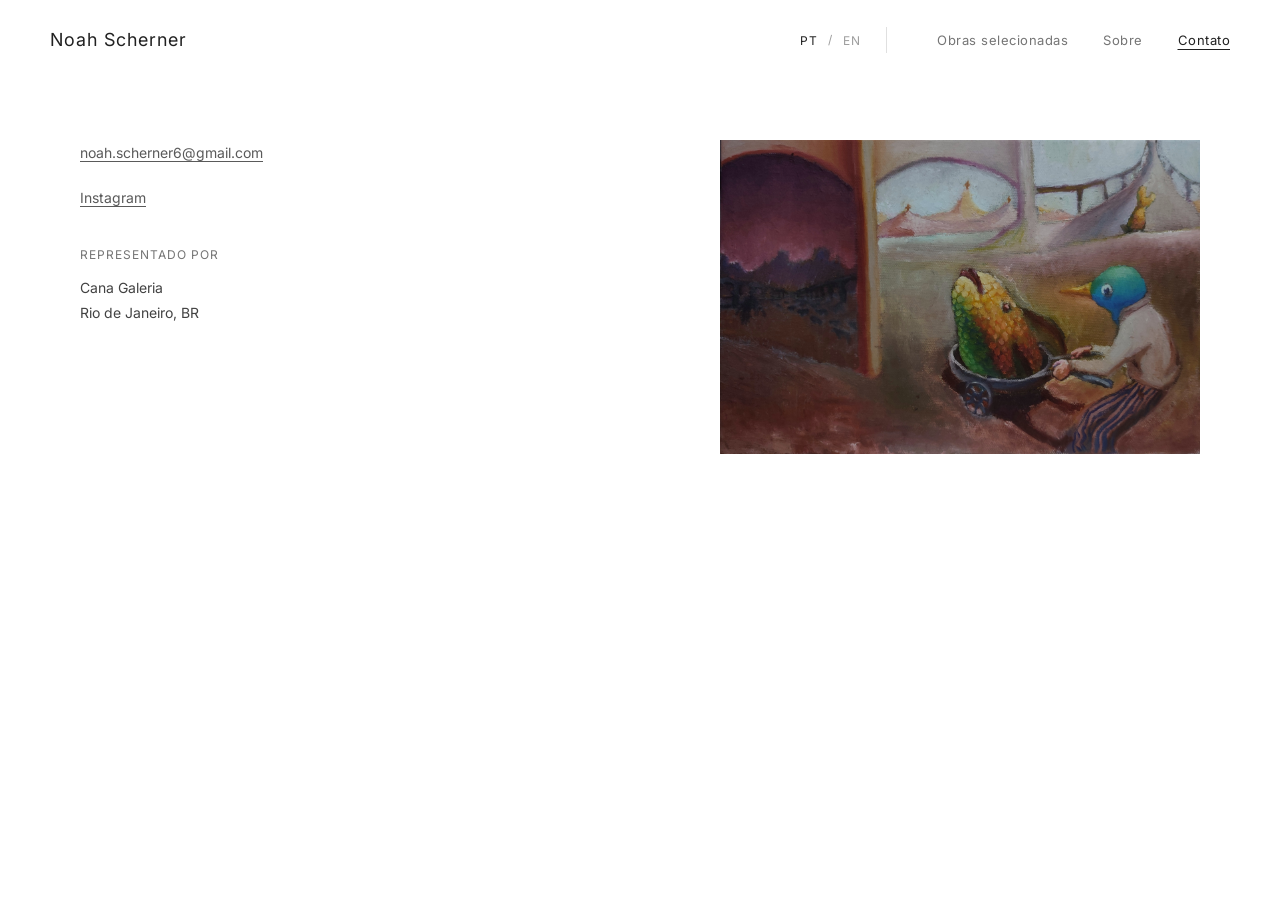
<file: contato.html>
<!DOCTYPE html>
<html lang="pt-BR">
<head>
    <meta charset="UTF-8">
    <meta name="viewport" content="width=device-width, initial-scale=1.0">
    <title>Contact | Noah Scherner</title>
    <link rel="stylesheet" href="https://fonts.googleapis.com/css2?family=Inter:wght@300;400&display=swap">
    <link rel="stylesheet" href="styles.css">
        <link rel="icon" type="image/png" href="assets/icon.png">
</head>
<body>

<header>
    <div class="logo">
        <a href="index.html">Noah Scherner</a>
    </div>
    <nav>
        <ul>
            <li class="lang-toggle-header">
                <button class="active" data-lang="pt-br">PT</button>
                <span class="lang-separator">/</span>
                <button data-lang="en">EN</button>
            </li>
            <li><a href="obras.html"><span lang="pt-br">Obras selecionadas</span><span lang="en">Selected works</span></a></li>
            <li><a href="cv.html"><span lang="pt-br">Sobre</span><span lang="en">About</span></a></li>
            <li><a href="contato.html" class="active"><span lang="pt-br">Contato</span><span lang="en">Contact</span></a></li>
        </ul>
    </nav>
</header>

<main>
    <div class="contact-container">
        <div class="contact-info-section">
            <p><a href="mailto:noah.scherner6@gmail.com">noah.scherner6@gmail.com</a></p>

            <p><a href="https://instagram.com/noah_scherner" target="_blank" rel="noopener">Instagram</a></p>

            <h4><span lang="pt-br">Representado por</span><span lang="en">Represented by</span></h4>
            <p>
                Cana Galeria<br>
                Rio de Janeiro, BR
            </p>
        </div>

        <div class="contact-image">
            <img src="assets/obras/agape.jpg" alt="Noah Scherner">
        </div>
    </div>
</main>

<script>
// Global language toggle functionality with localStorage persistence
(function() {
    const savedLang = localStorage.getItem('preferredLang') || 'pt-br';
    document.body.dataset.lang = savedLang;

    // Update active button state on load
    document.querySelectorAll('.lang-toggle-header button').forEach(btn => {
        btn.classList.toggle('active', btn.dataset.lang === savedLang);
    });

    // Add click handlers
    document.querySelectorAll('.lang-toggle-header button').forEach(button => {
        button.addEventListener('click', function() {
            const lang = this.dataset.lang;

            // Update active button
            document.querySelectorAll('.lang-toggle-header button').forEach(btn => {
                btn.classList.remove('active');
            });
            this.classList.add('active');

            // Update body data attribute to toggle language display
            document.body.dataset.lang = lang;

            // Persist language preference
            localStorage.setItem('preferredLang', lang);
        });
    });
})();
</script>

</body>
</html>
</file>
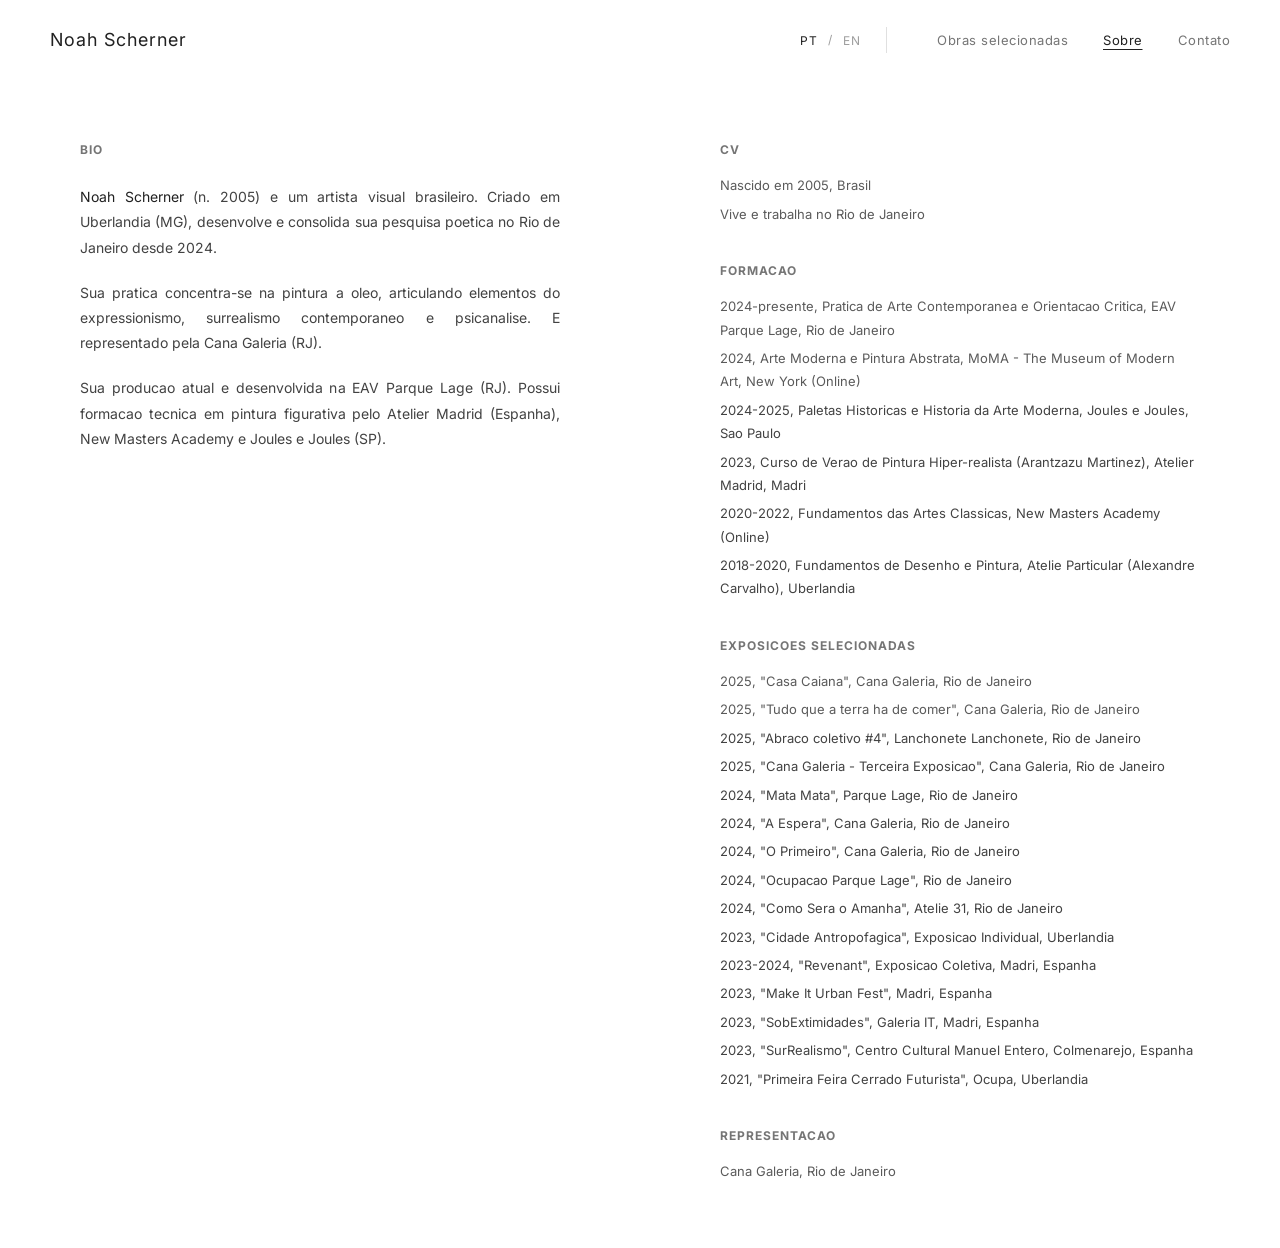
<file: cv.html>
<!DOCTYPE html>
<html lang="pt-BR">
<head>
    <meta charset="UTF-8">
    <meta name="viewport" content="width=device-width, initial-scale=1.0">
    <title>About | Noah Scherner</title>
    <link rel="stylesheet" href="https://fonts.googleapis.com/css2?family=Inter:wght@300;400&display=swap">
    <link rel="stylesheet" href="styles.css">
        <link rel="icon" type="image/png" href="assets/icon.png">
</head>
<body>

<header>
    <div class="logo">
        <a href="index.html">Noah Scherner</a>
    </div>
    <nav>
        <ul>
            <li class="lang-toggle-header">
                <button class="active" data-lang="pt-br">PT</button>
                <span class="lang-separator">/</span>
                <button data-lang="en">EN</button>
            </li>
            <li><a href="obras.html"><span lang="pt-br">Obras selecionadas</span><span lang="en">Selected works</span></a></li>
            <li><a href="cv.html" class="active"><span lang="pt-br">Sobre</span><span lang="en">About</span></a></li>
            <li><a href="contato.html"><span lang="pt-br">Contato</span><span lang="en">Contact</span></a></li>
        </ul>
    </nav>
</header>

<main>
    <div class="cv-container">
        <!-- Bio Column (Left) -->
        <div class="cv-bio-column">
            <h3>Bio</h3>
            <div class="bio-text">
                <!-- Portuguese Bio -->
                <div lang="pt-br">
                    <p><strong>Noah Scherner</strong> (n. 2005) e um artista visual brasileiro. Criado em Uberlandia (MG), desenvolve e consolida sua pesquisa poetica no Rio de Janeiro desde 2024.</p>
                    <p>Sua pratica concentra-se na pintura a oleo, articulando elementos do expressionismo, surrealismo contemporaneo e psicanalise. E representado pela Cana Galeria (RJ).</p>
                    <p>Sua producao atual e desenvolvida na EAV Parque Lage (RJ). Possui formacao tecnica em pintura figurativa pelo Atelier Madrid (Espanha), New Masters Academy e Joules e Joules (SP).</p>
                </div>
                <!-- English Bio -->
                <div lang="en">
                    <p><strong>Noah Scherner</strong> (b. 2005) is a Brazilian visual artist. Raised in Uberlandia (MG), he has been developing and consolidating his poetic research in Rio de Janeiro since 2024.</p>
                    <p>His practice focuses on oil painting, articulating elements of expressionism, contemporary surrealism, and psychoanalysis. He is represented by Cana Galeria (RJ).</p>
                    <p>His current production is developed at EAV Parque Lage (RJ). He holds technical training in figurative painting from Atelier Madrid (Spain), New Masters Academy, and Joules e Joules (SP).</p>
                </div>
            </div>
        </div>

        <!-- CV Details Column (Right) -->
        <div class="cv-details-column">
            <!-- Biographical Info -->
            <div class="cv-section">
                <h3>CV</h3>
                <div lang="pt-br">
                    <div class="cv-item">Nascido em 2005, Brasil</div>
                    <div class="cv-item">Vive e trabalha no Rio de Janeiro</div>
                </div>
                <div lang="en">
                    <div class="cv-item">Born in 2005, Brazil</div>
                    <div class="cv-item">Lives and works in Rio de Janeiro</div>
                </div>
            </div>

            <!-- Education Section -->
            <div class="cv-section">
                <h3 lang="pt-br">Formacao</h3>
                <h3 lang="en">Education</h3>

                <div lang="pt-br">
                    <div class="cv-item">2024-presente, Pratica de Arte Contemporanea e Orientacao Critica, EAV Parque Lage, Rio de Janeiro</div>
                    <div class="cv-item">2024, Arte Moderna e Pintura Abstrata, MoMA - The Museum of Modern Art, New York (Online)</div>
                    <div class="cv-item">2024-2025, Paletas Historicas e Historia da Arte Moderna, Joules e Joules, Sao Paulo</div>
                    <div class="cv-item">2023, Curso de Verao de Pintura Hiper-realista (Arantzazu Martinez), Atelier Madrid, Madri</div>
                    <div class="cv-item">2020-2022, Fundamentos das Artes Classicas, New Masters Academy (Online)</div>
                    <div class="cv-item">2018-2020, Fundamentos de Desenho e Pintura, Atelie Particular (Alexandre Carvalho), Uberlandia</div>
                </div>
                <div lang="en">
                    <div class="cv-item">2024-present, Contemporary Art Practice and Critical Guidance, EAV Parque Lage, Rio de Janeiro</div>
                    <div class="cv-item">2024, Modern Art and Abstract Painting, MoMA - The Museum of Modern Art, New York (Online)</div>
                    <div class="cv-item">2024-2025, Historical Palettes and Modern Art History, Joules e Joules, Sao Paulo</div>
                    <div class="cv-item">2023, Hyper-realism Painting Summer Course (Arantzazu Martinez), Atelier Madrid, Madrid</div>
                    <div class="cv-item">2020-2022, Classical Arts Fundamentals, New Masters Academy (Online)</div>
                    <div class="cv-item">2018-2020, Drawing and Painting Foundations, Private Studio (Alexandre Carvalho), Uberlandia</div>
                </div>
            </div>

            <!-- Exhibitions Section -->
            <div class="cv-section">
                <h3 lang="pt-br">Exposicoes Selecionadas</h3>
                <h3 lang="en">Selected Exhibitions</h3>

                <div lang="pt-br">
                    <div class="cv-item">2025, "Casa Caiana", Cana Galeria, Rio de Janeiro</div>
                    <div class="cv-item">2025, "Tudo que a terra ha de comer", Cana Galeria, Rio de Janeiro</div>
                    <div class="cv-item">2025, "Abraco coletivo #4", Lanchonete Lanchonete, Rio de Janeiro</div>
                    <div class="cv-item">2025, "Cana Galeria - Terceira Exposicao", Cana Galeria, Rio de Janeiro</div>
                    <div class="cv-item">2024, "Mata Mata", Parque Lage, Rio de Janeiro</div>
                    <div class="cv-item">2024, "A Espera", Cana Galeria, Rio de Janeiro</div>
                    <div class="cv-item">2024, "O Primeiro", Cana Galeria, Rio de Janeiro</div>
                    <div class="cv-item">2024, "Ocupacao Parque Lage", Rio de Janeiro</div>
                    <div class="cv-item">2024, "Como Sera o Amanha", Atelie 31, Rio de Janeiro</div>
                    <div class="cv-item">2023, "Cidade Antropofagica", Exposicao Individual, Uberlandia</div>
                    <div class="cv-item">2023-2024, "Revenant", Exposicao Coletiva, Madri, Espanha</div>
                    <div class="cv-item">2023, "Make It Urban Fest", Madri, Espanha</div>
                    <div class="cv-item">2023, "SobExtimidades", Galeria IT, Madri, Espanha</div>
                    <div class="cv-item">2023, "SurRealismo", Centro Cultural Manuel Entero, Colmenarejo, Espanha</div>
                    <div class="cv-item">2021, "Primeira Feira Cerrado Futurista", Ocupa, Uberlandia</div>
                </div>
                <div lang="en">
                    <div class="cv-item">2025, "Casa Caiana", Cana Galeria, Rio de Janeiro</div>
                    <div class="cv-item">2025, "Everything the Earth Shall Consume", Cana Galeria, Rio de Janeiro</div>
                    <div class="cv-item">2025, "Collective Embrace #4", Lanchonete Lanchonete, Rio de Janeiro</div>
                    <div class="cv-item">2025, "Cana Galeria - Third Exhibition", Cana Galeria, Rio de Janeiro</div>
                    <div class="cv-item">2024, "Mata Mata", Parque Lage, Rio de Janeiro</div>
                    <div class="cv-item">2024, "The Wait", Cana Galeria, Rio de Janeiro</div>
                    <div class="cv-item">2024, "The First", Cana Galeria, Rio de Janeiro</div>
                    <div class="cv-item">2024, "Parque Lage Occupation", Rio de Janeiro</div>
                    <div class="cv-item">2024, "How Tomorrow Will Be", Atelie 31, Rio de Janeiro</div>
                    <div class="cv-item">2023, "Anthropophagic City", Solo Exhibition, Uberlandia</div>
                    <div class="cv-item">2023-2024, "Revenant", Group Exhibition, Madrid, Spain</div>
                    <div class="cv-item">2023, "Make It Urban Fest", Madrid, Spain</div>
                    <div class="cv-item">2023, "SobExtimidades", IT Gallery, Madrid, Spain</div>
                    <div class="cv-item">2023, "SurRealismo", Manuel Entero Cultural Center, Colmenarejo, Spain</div>
                    <div class="cv-item">2021, "First Cerrado-Futurism Fair", Ocupa, Uberlandia</div>
                </div>
            </div>

            <!-- Representation Section -->
            <div class="cv-section">
                <h3 lang="pt-br">Representacao</h3>
                <h3 lang="en">Representation</h3>
                <div class="cv-item">Cana Galeria, Rio de Janeiro</div>
            </div>
        </div>
    </div>
</main>

<script>
// Global language toggle functionality with localStorage persistence
(function() {
    const savedLang = localStorage.getItem('preferredLang') || 'pt-br';
    document.body.dataset.lang = savedLang;

    // Update active button state on load
    document.querySelectorAll('.lang-toggle-header button').forEach(btn => {
        btn.classList.toggle('active', btn.dataset.lang === savedLang);
    });

    // Add click handlers
    document.querySelectorAll('.lang-toggle-header button').forEach(button => {
        button.addEventListener('click', function() {
            const lang = this.dataset.lang;

            // Update active button
            document.querySelectorAll('.lang-toggle-header button').forEach(btn => {
                btn.classList.remove('active');
            });
            this.classList.add('active');

            // Update body data attribute to toggle language display
            document.body.dataset.lang = lang;

            // Persist language preference
            localStorage.setItem('preferredLang', lang);
        });
    });
})();
</script>

</body>
</html>
</file>
<file: styles.css>
:root {
    /* Base colors - professional dark gray palette */
    --white: #ffffff;
    --black: #1a1a1a;

    /* Gray scale for text hierarchy */
    --gray-900: #212121;  /* Primary text - darkest */
    --gray-700: #424242;  /* Secondary text */
    --gray-600: #5a5a5a;  /* Tertiary text */
    --gray-500: #757575;  /* Muted text */
    --gray-400: #9e9e9e;  /* Subtle elements */
    --gray-200: #e0e0e0;  /* Borders, dividers */
    --gray-100: #f5f5f5;  /* Backgrounds */

    /* Legacy variables for compatibility */
    --gray: #757575;
    --light-gray: #f5f5f5;
}

* {
    margin: 0;
    padding: 0;
    box-sizing: border-box;
}

html, body {
    height: 100%;
}

body {
    font-family: 'Inter', sans-serif;
    background: var(--white);
    color: var(--gray-900);
    line-height: 1.6;
    min-height: 100vh;
}

/* Top Header Navigation */
header {
    position: fixed;
    top: 0;
    left: 0;
    right: 0;
    height: 80px;
    padding: 0 50px;
    display: flex;
    justify-content: space-between;
    align-items: center;
    background: var(--white);
    z-index: 100;
}

.logo a {
    font-size: 18px;
    font-weight: 400;
    letter-spacing: 1px;
    text-decoration: none;
    color: var(--gray-900);
}

nav ul {
    list-style: none;
    display: flex;
    gap: 35px;
}

nav a {
    text-decoration: none;
    color: var(--gray-500);
    font-size: 13px;
    transition: color 0.3s;
    letter-spacing: 0.5px;
}

nav a:hover,
nav a.active {
    color: var(--gray-900);
    text-decoration: underline;
    text-underline-offset: 4px;
}

/* Header Language Toggle */
.lang-toggle-header {
    display: flex;
    align-items: center;
    gap: 5px;
    margin-right: 15px;
    padding-right: 20px;
    border-right: 1px solid var(--gray-200);
}

.lang-toggle-header button {
    font-family: 'Inter', sans-serif;
    font-size: 12px;
    text-transform: uppercase;
    letter-spacing: 0.5px;
    background: none;
    border: none;
    cursor: pointer;
    color: var(--gray-400);
    padding: 3px 6px;
    transition: color 0.3s;
}

.lang-toggle-header button:hover {
    color: var(--gray-700);
}

.lang-toggle-header button.active {
    color: var(--gray-900);
    font-weight: 400;
}

.lang-separator {
    color: var(--gray-400);
    font-size: 12px;
}

/* Main Content */
main {
    padding-top: 80px;
    min-height: 100vh;
}

/* Home Page - Gallery View */
.home-hero {
    width: 100%;
    height: calc(100vh - 80px);
    display: flex;
    justify-content: center;
    align-items: center;
    padding: 40px;
}

.home-hero img {
    max-width: 100%;
    max-height: 100%;
    object-fit: contain;
}

/* About/Bio Page */
.about-container {
    display: grid;
    grid-template-columns: 1fr 1fr;
    gap: 80px;
    padding: 60px 80px;
    max-width: 1400px;
    margin: 0 auto;
}

.bio-section {
    padding-right: 40px;
}

.bio-section h3 {
    font-size: 12px;
    text-transform: uppercase;
    letter-spacing: 1px;
    color: var(--gray-500);
    margin-bottom: 25px;
}

.bio-text {
    font-size: 14px;
    line-height: 1.8;
    color: var(--gray-700);
}

.bio-text p {
    margin-bottom: 20px;
    text-align: justify;
}

.cv-section-right {
    padding-left: 40px;
}

.cv-section-right h3 {
    font-size: 12px;
    text-transform: uppercase;
    letter-spacing: 1px;
    color: var(--gray-500);
    margin-bottom: 15px;
    margin-top: 30px;
}

.cv-section-right h3:first-child {
    margin-top: 0;
}

.cv-item {
    font-size: 13px;
    line-height: 1.8;
    color: var(--gray-700);
    margin-bottom: 5px;
}

/* Carousel/Roulette for Selected Works */
.carousel-container {
    position: relative;
    width: 100%;
    height: calc(100vh - 80px);
    display: flex;
    justify-content: center;
    align-items: center;
    overflow: hidden;
}

.carousel-slide {
    display: none;
    flex-direction: column;
    align-items: center;
    justify-content: center;
    animation: fadeIn 0.5s ease-in-out;
}

.carousel-slide.active {
    display: flex;
}

@keyframes fadeIn {
    from { opacity: 0; }
    to { opacity: 1; }
}

.carousel-slide img {
    max-width: 70vw;
    max-height: 65vh;
    object-fit: contain;
}

.carousel-caption {
    margin-top: 25px;
    text-align: center;
    font-size: 13px;
    color: var(--gray-500);
    letter-spacing: 0.5px;
}

.carousel-caption em {
    font-style: italic;
    color: var(--gray-900);
}

.carousel-nav {
    position: absolute;
    top: 50%;
    transform: translateY(-50%);
    font-size: 24px;
    color: var(--gray-400);
    background: none;
    border: none;
    cursor: pointer;
    padding: 20px;
    transition: color 0.3s;
    user-select: none;
}

.carousel-nav:hover {
    color: var(--gray-900);
}

.carousel-prev {
    left: 30px;
}

.carousel-next {
    right: 30px;
}

/* Contact Page */
.contact-container {
    display: grid;
    grid-template-columns: 1fr 1fr;
    gap: 80px;
    padding: 60px 80px;
    max-width: 1400px;
    margin: 0 auto;
}

.contact-info-section {
    padding-right: 40px;
}

.contact-info-section p {
    font-size: 14px;
    line-height: 1.8;
    margin-bottom: 20px;
    color: var(--gray-700);
}

.contact-info-section a {
    color: var(--gray-600);
    text-decoration: underline;
    text-underline-offset: 3px;
    transition: color 0.3s;
}

.contact-info-section a:hover {
    color: var(--gray-900);
}

.contact-info-section h4 {
    font-size: 12px;
    font-weight: 400;
    text-transform: uppercase;
    letter-spacing: 1px;
    color: var(--gray-500);
    margin-top: 35px;
    margin-bottom: 10px;
}

.contact-info-section h4:first-child {
    margin-top: 0;
}

.contact-image {
    display: flex;
    justify-content: center;
    align-items: flex-start;
    padding-left: 40px;
}

.contact-image img {
    max-width: 100%;
    max-height: 500px;
    object-fit: contain;
}

/* CV Page Two Columns */
.cv-container {
    display: grid;
    grid-template-columns: 1fr 1fr;
    gap: 80px;
    padding: 60px 80px;
    max-width: 1400px;
    margin: 0 auto;
}

.cv-bio-column {
    padding-right: 40px;
}

.cv-bio-column h3 {
    font-size: 12px;
    text-transform: uppercase;
    letter-spacing: 1px;
    color: var(--gray-500);
    margin-bottom: 25px;
}

.cv-bio-column .bio-text {
    font-size: 14px;
    line-height: 1.8;
    color: var(--gray-700);
}

.cv-bio-column .bio-text p {
    margin-bottom: 20px;
    text-align: justify;
}

.cv-bio-column .bio-text strong {
    color: var(--gray-900);
    font-weight: 400;
}

.cv-details-column {
    padding-left: 40px;
}

.cv-details-column h2 {
    font-size: 14px;
    font-weight: 400;
    text-transform: uppercase;
    letter-spacing: 1.5px;
    color: var(--gray-900);
    margin-bottom: 20px;
    padding-bottom: 15px;
    border-bottom: 1px solid var(--gray-200);
}

.cv-details-column h3 {
    font-size: 12px;
    text-transform: uppercase;
    letter-spacing: 1px;
    color: var(--gray-500);
    margin-bottom: 15px;
    margin-top: 30px;
}

.cv-details-column h3:first-of-type {
    margin-top: 0;
}

.cv-details-column .cv-item {
    font-size: 13px;
    line-height: 1.8;
    margin-bottom: 5px;
    color: var(--gray-700);
}

.cv-details-column .cv-item-highlight {
    color: var(--gray-900);
    font-weight: 400;
}

/* CV Biographical info styling */
.cv-details-column .cv-item:first-of-type,
.cv-details-column .cv-item:nth-of-type(2) {
    color: var(--gray-600);
    font-size: 13px;
}

/* CV Section blocks for better organization */
.cv-section {
    margin-bottom: 35px;
}

.cv-section:last-child {
    margin-bottom: 0;
}

/* Language toggle for bilingual content */
.lang-toggle {
    display: flex;
    gap: 15px;
    margin-bottom: 25px;
    padding-bottom: 15px;
    border-bottom: 1px solid var(--gray-200);
}

.lang-toggle button {
    font-family: 'Inter', sans-serif;
    font-size: 12px;
    text-transform: uppercase;
    letter-spacing: 0.5px;
    background: none;
    border: none;
    cursor: pointer;
    color: var(--gray-400);
    padding: 5px 10px;
    transition: color 0.3s;
}

.lang-toggle button:hover {
    color: var(--gray-700);
}

.lang-toggle button.active {
    color: var(--gray-900);
    border-bottom: 1px solid var(--gray-900);
}

/* Hide inactive language content */
[lang="en"] { display: none; }
[lang="pt-br"] { display: block; }

body[data-lang="en"] [lang="en"] { display: block; }
body[data-lang="en"] [lang="pt-br"] { display: none; }

/* Inline language spans (inside links, captions, etc.) */
span[lang="en"] { display: none; }
span[lang="pt-br"] { display: inline; }

body[data-lang="en"] span[lang="en"] { display: inline; }
body[data-lang="en"] span[lang="pt-br"] { display: none; }

/* Mobile Responsive */
@media (max-width: 900px) {
    header {
        padding: 0 25px;
        height: 70px;
    }

    .logo a {
        font-size: 16px;
    }

    nav ul {
        gap: 20px;
    }

    nav a {
        font-size: 12px;
    }

    .lang-toggle-header {
        margin-right: 10px;
        padding-right: 15px;
    }

    .lang-toggle-header button {
        font-size: 11px;
        padding: 2px 4px;
    }

    main {
        padding-top: 70px;
    }

    .home-hero {
        height: calc(100vh - 70px);
        padding: 20px;
    }

    .about-container,
    .contact-container,
    .cv-container {
        grid-template-columns: 1fr;
        gap: 40px;
        padding: 40px 25px;
    }

    .bio-section,
    .cv-section-right,
    .contact-info-section,
    .contact-image,
    .cv-bio-column,
    .cv-details-column {
        padding: 0;
    }

    .carousel-container {
        height: calc(100vh - 70px);
    }

    .carousel-slide img {
        max-width: 85vw;
        max-height: 55vh;
    }

    .carousel-nav {
        font-size: 20px;
        padding: 15px;
    }

    .carousel-prev {
        left: 10px;
    }

    .carousel-next {
        right: 10px;
    }
}

@media (max-width: 600px) {
    header {
        flex-direction: column;
        height: auto;
        padding: 20px;
        gap: 15px;
    }

    nav ul {
        flex-wrap: wrap;
        justify-content: center;
    }

    .lang-toggle-header {
        margin-right: 5px;
        padding-right: 10px;
        border-right: 1px solid var(--gray-200);
    }

    main {
        padding-top: 100px;
    }

    .home-hero,
    .carousel-container {
        height: calc(100vh - 100px);
    }
}

/* Lightbox Modal Styles */
.lightbox {
    display: none;
    position: fixed;
    top: 0;
    left: 0;
    width: 100%;
    height: 100%;
    background: var(--white);
    z-index: 1000;
    justify-content: center;
    align-items: center;
    opacity: 0;
    transition: opacity 0.3s ease;
}

.lightbox.active {
    display: flex;
    opacity: 1;
}

.lightbox-content {
    max-width: 90vw;
    max-height: 90vh;
    object-fit: contain;
    animation: lightboxFadeIn 0.3s ease;
}

@keyframes lightboxFadeIn {
    from {
        opacity: 0;
        transform: scale(0.95);
    }
    to {
        opacity: 1;
        transform: scale(1);
    }
}

.lightbox-close {
    position: absolute;
    top: 30px;
    right: 40px;
    font-size: 36px;
    color: var(--gray-500);
    background: none;
    border: none;
    cursor: pointer;
    padding: 10px;
    transition: color 0.3s;
    z-index: 1001;
}

.lightbox-close:hover {
    color: var(--gray-900);
}

/* Mobile lightbox adjustments */
@media (max-width: 600px) {
    .lightbox-close {
        top: 15px;
        right: 15px;
        font-size: 28px;
    }

    .lightbox-content {
        max-width: 95vw;
        max-height: 85vh;
    }
}
</file>
